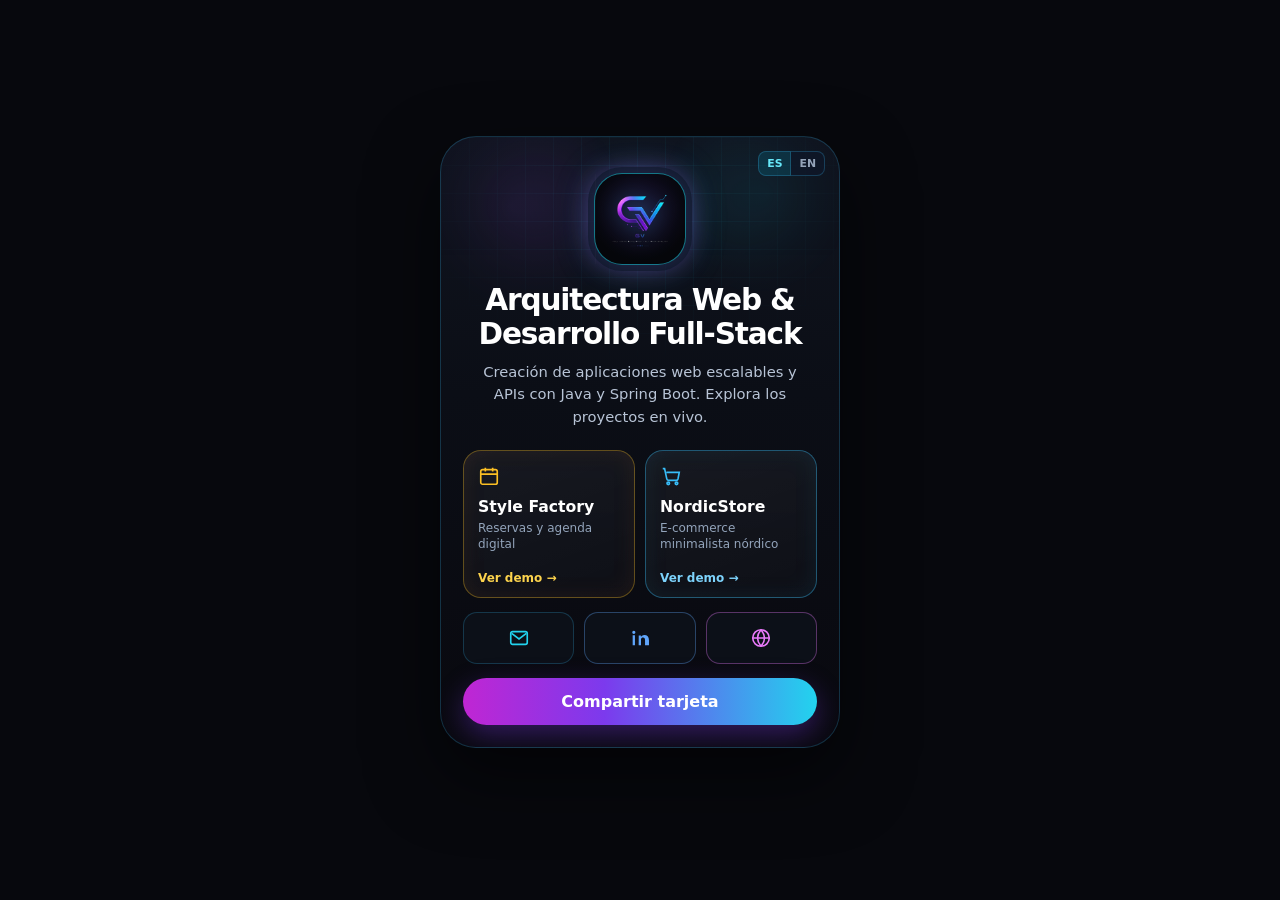
<file: tarjeta.html>
<!DOCTYPE html>
<html lang="es">
<head>
  <meta charset="UTF-8">
  <meta name="viewport" content="width=device-width, initial-scale=1.0">
  <title>GV · Arquitectura Web y Full-Stack</title>
  <meta name="description" content="Arquitectura web y desarrollo full-stack con Java y Spring Boot. Style Factory y NordicStore en vivo.">
  <meta property="og:title" content="Arquitectura Web y Desarrollo Full-Stack">
  <meta property="og:description" content="Aplicaciones web y APIs con Java y Spring Boot. Explora los proyectos en vivo.">
  <meta property="og:url" content="https://enithv.github.io/portfolio-website/tarjeta.html">
  <link rel="icon" href="img/favicon.png" type="image/png">
  <link rel="preconnect" href="https://fonts.bunny.net">
  <link href="https://fonts.bunny.net/css?family=plus-jakarta-sans:500,600,700,800" rel="stylesheet">
  <style>
    * { box-sizing: border-box; }
    html, body { margin: 0; min-height: 100%; }
    body {
      font-family: "Plus Jakarta Sans", system-ui, sans-serif;
      background: #07080d;
      color: #eef4ff;
      display: grid;
      place-items: center;
      padding: 24px 16px 40px;
      min-height: 100dvh;
    }
    .stage { perspective: 1400px; width: min(400px, 100%); }
    .card {
      position: relative;
      border-radius: 36px;
      padding: 28px 22px 22px;
      overflow: hidden;
      background: linear-gradient(180deg, #10141f 0%, #0b0e16 42%, #09090f 100%);
      border: 1px solid rgba(56, 189, 248, 0.22);
      box-shadow: 0 28px 70px rgba(0, 0, 0, 0.55);
      transform-style: preserve-3d;
      transition: transform 0.12s ease-out;
    }
    .circuit {
      position: absolute;
      inset: 0 0 48%;
      opacity: 0.45;
      pointer-events: none;
      background-image:
        linear-gradient(rgba(34, 211, 238, 0.12) 1px, transparent 1px),
        linear-gradient(90deg, rgba(34, 211, 238, 0.12) 1px, transparent 1px);
      background-size: 28px 28px;
      mask-image: radial-gradient(ellipse 80% 70% at 50% 20%, #000 20%, transparent 75%);
    }
    .circuit::after {
      content: "";
      position: absolute;
      inset: 0;
      background:
        radial-gradient(circle at 18% 22%, rgba(168, 85, 247, 0.35), transparent 28%),
        radial-gradient(circle at 82% 18%, rgba(34, 211, 238, 0.28), transparent 26%);
    }
    .lang {
      position: absolute;
      top: 14px;
      right: 14px;
      z-index: 3;
      display: flex;
    }
    .lang button {
      background: rgba(15, 23, 42, 0.7);
      border: 1px solid rgba(56, 189, 248, 0.25);
      color: #94a3b8;
      font: inherit;
      font-size: 0.68rem;
      font-weight: 800;
      cursor: pointer;
      padding: 5px 8px;
    }
    .lang button:first-child { border-radius: 8px 0 0 8px; }
    .lang button:last-child { border-radius: 0 8px 8px 0; border-left: 0; }
    .lang button.active { color: #67e8f9; background: rgba(8, 145, 178, 0.2); }
    .brand {
      position: relative;
      z-index: 1;
      display: grid;
      justify-items: center;
      text-align: center;
      margin-top: 8px;
    }
    .logo-badge {
      width: 92px;
      height: 92px;
      border-radius: 28px;
      display: grid;
      place-items: center;
      background: radial-gradient(circle at 50% 40%, #1a1030, #05060a 72%);
      border: 1px solid rgba(34, 211, 238, 0.55);
      box-shadow:
        0 0 0 6px rgba(15, 23, 42, 0.65),
        0 0 28px rgba(168, 85, 247, 0.45),
        0 0 40px rgba(34, 211, 238, 0.25);
      margin-bottom: 18px;
    }
    .logo-badge img {
      width: 78px;
      height: 78px;
      object-fit: cover;
      object-position: center 38%;
      transform: scale(1.15);
      filter: drop-shadow(0 0 10px rgba(56, 189, 248, 0.45));
    }
    .sr-only {
      position: absolute;
      width: 1px;
      height: 1px;
      overflow: hidden;
      clip: rect(0, 0, 0, 0);
    }
    .title {
      margin: 0 8px 10px;
      font-size: clamp(1.55rem, 6.2vw, 1.85rem);
      line-height: 1.15;
      font-weight: 800;
      letter-spacing: -0.04em;
      color: #fff;
    }
    .pitch {
      margin: 0 6px 22px;
      color: #b8c4d6;
      font-size: 0.92rem;
      line-height: 1.5;
      font-weight: 500;
    }
    .projects {
      position: relative;
      z-index: 1;
      display: grid;
      grid-template-columns: 1fr 1fr;
      gap: 10px;
    }
    .project {
      display: flex;
      flex-direction: column;
      min-height: 148px;
      padding: 14px 14px 12px;
      border-radius: 18px;
      text-decoration: none;
      color: inherit;
      background: linear-gradient(160deg, rgba(255,255,255,0.05), rgba(255,255,255,0.02));
      backdrop-filter: blur(8px);
      transition: transform 0.18s ease, border-color 0.18s ease;
    }
    .project.sf {
      border: 1px solid rgba(251, 191, 36, 0.35);
      box-shadow: inset 0 0 24px rgba(251, 146, 60, 0.08);
    }
    .project.ns {
      border: 1px solid rgba(56, 189, 248, 0.4);
      box-shadow: inset 0 0 24px rgba(56, 189, 248, 0.08);
    }
    .project:hover, .project:focus-visible {
      transform: translateY(-3px);
      outline: none;
    }
    .project svg { width: 22px; height: 22px; margin-bottom: 10px; }
    .project.sf svg { color: #fbbf24; }
    .project.ns svg { color: #38bdf8; }
    .project strong {
      display: block;
      font-size: 0.98rem;
      color: #fff;
      margin-bottom: 4px;
    }
    .project em {
      font-style: normal;
      font-size: 0.75rem;
      line-height: 1.35;
      color: #93a4bb;
      flex: 1;
    }
    .go {
      margin-top: 10px;
      font-size: 0.75rem;
      font-weight: 700;
      display: inline-flex;
      align-items: center;
      gap: 4px;
    }
    .project.sf .go { color: #fcd34d; }
    .project.ns .go { color: #7dd3fc; }
    .actions {
      position: relative;
      z-index: 1;
      display: grid;
      grid-template-columns: 1fr 1fr 1fr;
      gap: 10px;
      margin-top: 14px;
    }
    .icon {
      height: 52px;
      border-radius: 14px;
      display: grid;
      place-items: center;
      text-decoration: none;
      background: #0c1018;
      border: 1px solid rgba(56, 189, 248, 0.22);
    }
    .icon svg { width: 22px; height: 22px; }
    .icon.mail { color: #22d3ee; }
    .icon.li { color: #60a5fa; border-color: rgba(96, 165, 250, 0.35); }
    .icon.web { color: #e879f9; border-color: rgba(232, 121, 249, 0.35); }
    .icon:hover { filter: brightness(1.15); }
    .share {
      position: relative;
      z-index: 1;
      margin-top: 14px;
      width: 100%;
      border: 0;
      border-radius: 999px;
      padding: 14px 16px;
      font: inherit;
      font-weight: 800;
      cursor: pointer;
      color: #fff;
      background: linear-gradient(90deg, #c026d3, #7c3aed 40%, #22d3ee);
      box-shadow: 0 10px 28px rgba(124, 58, 237, 0.35);
    }
    .share:hover { filter: brightness(1.06); }
    .toast {
      position: fixed;
      bottom: 20px;
      left: 50%;
      transform: translateX(-50%) translateY(12px);
      background: #fff;
      color: #0c1929;
      padding: 8px 14px;
      border-radius: 999px;
      font-size: 0.85rem;
      font-weight: 600;
      opacity: 0;
      pointer-events: none;
      transition: 0.25s ease;
    }
    .toast.show { opacity: 1; transform: translateX(-50%) translateY(0); }
    @media (prefers-reduced-motion: reduce) {
      .card { transition: none; }
    }
  </style>
</head>
<body>
  <div class="stage">
    <article class="card" id="card">
      <div class="circuit" aria-hidden="true"></div>
      <div class="lang" role="group" aria-label="Idioma">
        <button type="button" class="active" data-lang="es">ES</button>
        <button type="button" data-lang="en">EN</button>
      </div>
      <div class="brand">
        <h1 class="sr-only">Arquitectura web y desarrollo full-stack</h1>
        <div class="logo-badge">
          <img src="img/gv-logo.png" alt="GV">
        </div>
        <p class="title" data-i18n="title">Arquitectura Web &amp; Desarrollo Full-Stack</p>
        <p class="pitch" data-i18n="pitch">Creación de aplicaciones web escalables y APIs con Java y Spring Boot. Explora los proyectos en vivo.</p>
      </div>
      <div class="projects">
        <a class="project sf" href="https://enithv.github.io/stylefactory/" target="_blank" rel="noopener noreferrer" aria-label="Abrir Style Factory">
          <svg viewBox="0 0 24 24" fill="none" stroke="currentColor" stroke-width="1.8" aria-hidden="true"><rect x="3" y="5" width="18" height="16" rx="2"/><path d="M3 10h18M8 3v4M16 3v4"/></svg>
          <strong>Style Factory</strong>
          <em data-i18n="sf">Reservas y agenda digital</em>
          <span class="go" data-i18n="details">Ver demo →</span>
        </a>
        <a class="project ns" href="https://enithv.github.io/NordicStore/" target="_blank" rel="noopener noreferrer" aria-label="Abrir NordicStore">
          <svg viewBox="0 0 24 24" fill="none" stroke="currentColor" stroke-width="1.8" aria-hidden="true"><circle cx="9" cy="20" r="1.4"/><circle cx="18" cy="20" r="1.4"/><path d="M3 4h2l2.4 11.2a2 2 0 0 0 2 1.6h8.2a2 2 0 0 0 2-1.5L21 8H7"/></svg>
          <strong>NordicStore</strong>
          <em data-i18n="ns">E-commerce minimalista nórdico</em>
          <span class="go" data-i18n="details">Ver demo →</span>
        </a>
      </div>
      <div class="actions">
        <a class="icon mail" href="mailto:ingegvargas@gmail.com" aria-label="Correo">
          <svg viewBox="0 0 24 24" fill="none" stroke="currentColor" stroke-width="1.8"><rect x="3" y="5" width="18" height="14" rx="2"/><path d="m4 7 8 6 8-6"/></svg>
        </a>
        <a class="icon li" href="https://www.linkedin.com/in/gicelavargas/" target="_blank" rel="noopener noreferrer" aria-label="LinkedIn">
          <svg viewBox="0 0 24 24" fill="currentColor"><path d="M6.5 9H4V20h2.5V9zM5.25 4A1.75 1.75 0 1 0 5.26 7.5 1.75 1.75 0 0 0 5.25 4zM20 20h-2.5v-5.6c0-1.8-.6-3-2.2-3-1.2 0-1.9.8-2.2 1.5V20H10.6s.05-9.7 0-10.7H13v1.5c.5-.8 1.6-2 3.9-2 2.8 0 4.9 1.8 4.9 5.7V20z"/></svg>
        </a>
        <a class="icon web" href="https://enithv.github.io/portfolio-website/" target="_blank" rel="noopener noreferrer" aria-label="Portafolio">
          <svg viewBox="0 0 24 24" fill="none" stroke="currentColor" stroke-width="1.8" aria-hidden="true"><circle cx="12" cy="12" r="9"/><path d="M3 12h18M12 3c2.5 3 3.8 6 3.8 9s-1.3 6-3.8 9M12 3c-2.5 3-3.8 6-3.8 9s1.3 6 3.8 9"/></svg>
        </a>
      </div>
      <button type="button" class="share" id="share" data-i18n="share">Compartir tarjeta</button>
    </article>
  </div>
  <div class="toast" id="toast"></div>
  <script>
    var copy = {
      es: {
        title: "Arquitectura Web & Desarrollo Full-Stack",
        pitch: "Creación de aplicaciones web escalables y APIs con Java y Spring Boot. Explora los proyectos en vivo.",
        sf: "Reservas y agenda digital",
        ns: "E-commerce minimalista nórdico",
        details: "Ver demo →",
        share: "Compartir tarjeta",
        copied: "Enlace de la tarjeta copiado"
      },
      en: {
        title: "Web Architecture & Full-Stack Development",
        pitch: "Scalable web apps and APIs with Java and Spring Boot. Explore the live projects below.",
        sf: "Digital bookings and scheduling",
        ns: "Minimalist Nordic e-commerce",
        details: "View demo →",
        share: "Share card",
        copied: "Card link copied"
      }
    };
    var lang = "es";
    function applyLang() {
      document.documentElement.lang = lang;
      document.querySelectorAll("[data-i18n]").forEach(function (el) {
        el.textContent = copy[lang][el.getAttribute("data-i18n")];
      });
      document.querySelectorAll(".lang button").forEach(function (btn) {
        btn.classList.toggle("active", btn.getAttribute("data-lang") === lang);
      });
    }
    document.querySelectorAll(".lang button").forEach(function (btn) {
      btn.addEventListener("click", function () {
        lang = btn.getAttribute("data-lang");
        applyLang();
      });
    });
    var card = document.getElementById("card");
    var reduce = window.matchMedia("(prefers-reduced-motion: reduce)").matches;
    if (!reduce) {
      card.addEventListener("pointermove", function (ev) {
        var r = card.getBoundingClientRect();
        var x = (ev.clientX - r.left) / r.width - 0.5;
        var y = (ev.clientY - r.top) / r.height - 0.5;
        card.style.transform = "rotateY(" + (x * 8) + "deg) rotateX(" + (-y * 8) + "deg)";
      });
      card.addEventListener("pointerleave", function () {
        card.style.transform = "rotateY(0) rotateX(0)";
      });
    }
    var toast = document.getElementById("toast");
    document.getElementById("share").addEventListener("click", async function () {
      var url = location.href.split("#")[0];
      var text = copy[lang].title;
      try {
        if (navigator.share) {
          await navigator.share({ title: text, text: copy[lang].pitch, url: url });
          return;
        }
        await navigator.clipboard.writeText(url);
        toast.textContent = copy[lang].copied;
        toast.classList.add("show");
        setTimeout(function () { toast.classList.remove("show"); }, 2200);
      } catch (e) {
        await navigator.clipboard.writeText(url);
        toast.textContent = copy[lang].copied;
        toast.classList.add("show");
        setTimeout(function () { toast.classList.remove("show"); }, 2200);
      }
    });
  </script>
</body>
</html>
</file>
